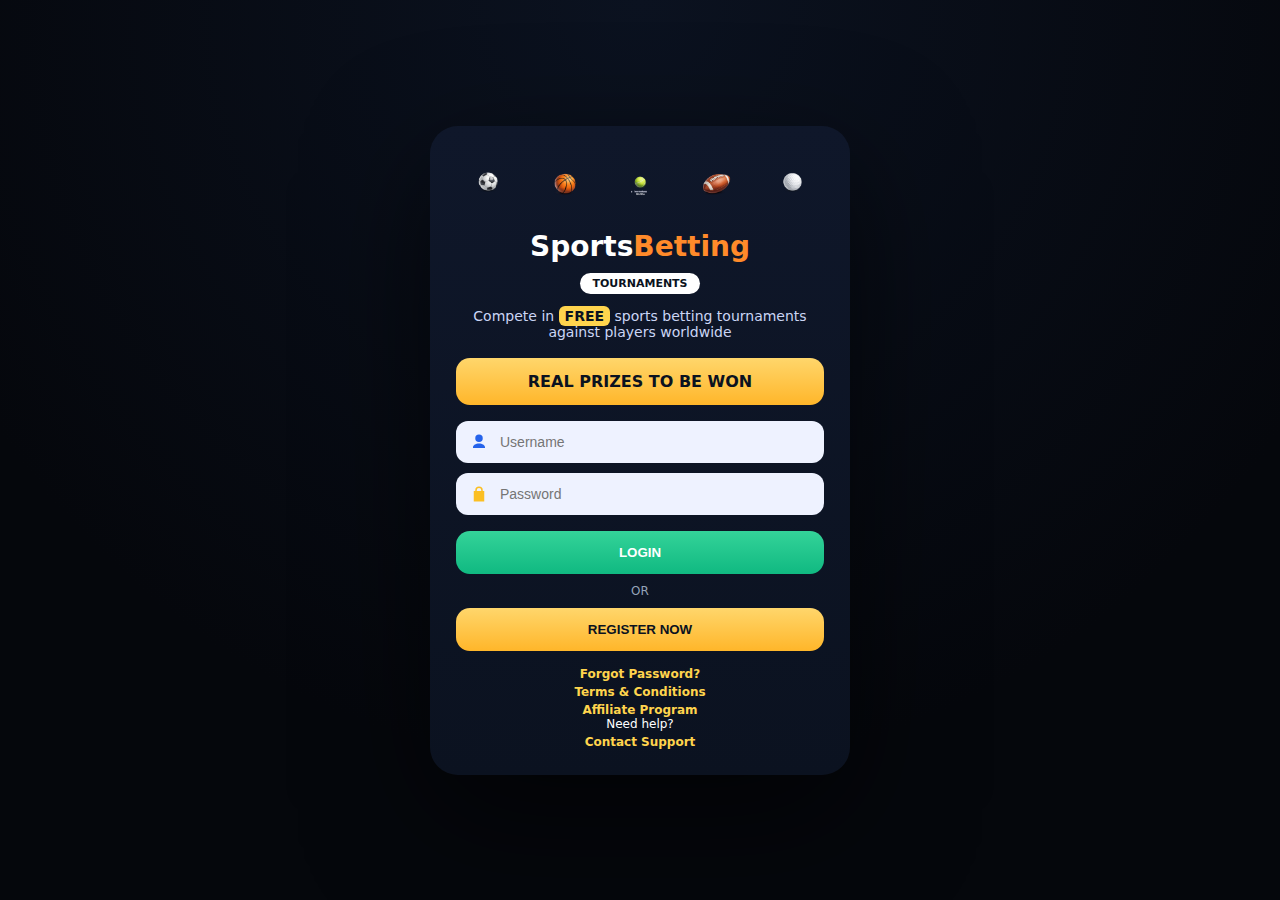
<file: index.html>
<!DOCTYPE html>
<html lang="en">
<head>
<meta charset="UTF-8" />
<title>Sports Betting – Tournaments</title>
<meta name="viewport" content="width=device-width, initial-scale=1" />

<style>
* { box-sizing: border-box; }

html, body {
  height: 100%;
  margin: 0;
  font-family: Inter, system-ui, -apple-system, BlinkMacSystemFont, sans-serif;
  background: radial-gradient(circle at top, #0b1220 0%, #05070c 70%);
  color: #ffffff;
}

.page {
  min-height: 100%;
  display: flex;
  align-items: center;
  justify-content: center;
  padding: 32px;
}

.card {
  width: 100%;
  max-width: 420px;
  background: linear-gradient(180deg, #0f172a, #0b1220);
  border-radius: 28px;
  padding: 28px 26px 26px;
  box-shadow: 0 40px 120px rgba(0,0,0,0.6);
  text-align: center;
}

/* =========================
   SPORTS ICONS (PNG)
========================= */
.sports-icons {
  display: flex;
  justify-content: center;
  gap: 16px;
  margin-bottom: 16px;
}

.sports-icons img {
  width: 60px;
  height: 60px;
  object-fit: contain;
  animation: bounce 1.6s ease-in-out infinite;
}

.sports-icons img:nth-child(1) { animation-delay: 0s; }
.sports-icons img:nth-child(2) { animation-delay: 0.12s; }
.sports-icons img:nth-child(3) { animation-delay: 0.24s; }
.sports-icons img:nth-child(4) { animation-delay: 0.36s; }
.sports-icons img:nth-child(5) { animation-delay: 0.48s; }

@keyframes bounce {
  0%, 100% { transform: translateY(0); }
  50% { transform: translateY(-10px); }
}

/* =========================
   HEADINGS
========================= */
h1 {
  margin: 6px 0 4px;
  font-size: 28px;
  font-weight: 800;
}

h1 span { color: #ff8a2a; }

.badge {
  display: inline-block;
  margin: 6px 0 14px;
  padding: 4px 12px;
  border-radius: 999px;
  background: #ffffff;
  color: #0b1220;
  font-size: 11px;
  font-weight: 700;
}

.subtitle {
  font-size: 14px;
  color: #cbd5f5;
  margin-bottom: 18px;
}

.subtitle strong {
  background: #ffd44d;
  color: #0b1220;
  padding: 2px 6px;
  border-radius: 6px;
}

.cta {
  background: linear-gradient(180deg, #ffd66b, #ffb62a);
  border-radius: 14px;
  padding: 14px;
  font-weight: 800;
  color: #0b1220;
  margin-bottom: 16px;
}

/* =========================
   INPUTS
========================= */
.field {
  background: #eef2ff;
  border-radius: 12px;
  padding: 12px 14px;
  margin-bottom: 10px;
  display: flex;
  align-items: center;
  gap: 10px;
}

.field svg {
  width: 18px;
  height: 18px;
  flex-shrink: 0;
}

.field input {
  border: none;
  outline: none;
  background: transparent;
  width: 100%;
  font-size: 14px;
}

/* =========================
   BUTTONS
========================= */
.btn {
  width: 100%;
  border-radius: 14px;
  padding: 14px;
  font-weight: 800;
  border: none;
}

.btn-login {
  background: linear-gradient(180deg, #34d399, #10b981);
  color: #ffffff;
  margin-top: 6px;
}

.or {
  font-size: 12px;
  color: #94a3b8;
  margin: 10px 0;
}

.btn-register {
  background: linear-gradient(180deg, #ffd66b, #ffb62a);
  color: #0b1220;
}

/* =========================
   FOOTER
========================= */
.footer {
  margin-top: 16px;
  font-size: 12px;
}

.footer a {
  display: block;
  color: #ffd44d;
  text-decoration: none;
  margin-top: 4px;
  font-weight: 600;
}

.footer span {
  color: #ffffff;
}
</style>
</head>

<body>
<div class="page">
  <div class="card">

    <div class="sports-icons">
      <img src="assets/icons/soccer.png" alt="Football">
      <img src="assets/icons/basketball.png" alt="Basketball">
      <img src="assets/icons/tennis.png" alt="Tennis">
      <img src="assets/icons/nfl.png" alt="NFL">
      <img src="assets/icons/golf.png" alt="Golf">
    </div>

    <h1>Sports<span>Betting</span></h1>
    <div class="badge">TOURNAMENTS</div>

    <div class="subtitle">
      Compete in <strong>FREE</strong> sports betting tournaments<br>
      against players worldwide
    </div>

    <div class="cta">REAL PRIZES TO BE WON</div>

    <!-- USERNAME -->
    <div class="field">
      <svg viewBox="0 0 24 24" fill="#2563eb">
        <path d="M12 12a5 5 0 100-10 5 5 0 000 10zm0 2c-4.4 0-8 2.2-8 5v1h16v-1c0-2.8-3.6-5-8-5z"/>
      </svg>
      <input type="text" placeholder="Username">
    </div>

    <!-- PASSWORD -->
    <div class="field">
      <svg viewBox="0 0 24 24" fill="#fbbf24">
        <path d="M17 8V7a5 5 0 00-10 0v1H5v14h14V8h-2zm-8-1a3 3 0 016 0v1H9V7z"/>
      </svg>
      <input type="password" placeholder="Password">
    </div>

    <button class="btn btn-login">LOGIN</button>

    <div class="or">OR</div>

    <button class="btn btn-register">REGISTER NOW</button>

    <div class="footer">
      <a href="#">Forgot Password?</a>
      <a href="#">Terms &amp; Conditions</a>
      <a href="#">Affiliate Program</a>
      <span>Need help?</span>
      <a href="#">Contact Support</a>
    </div>

  </div>
</div>
</body>
</html>
</file>
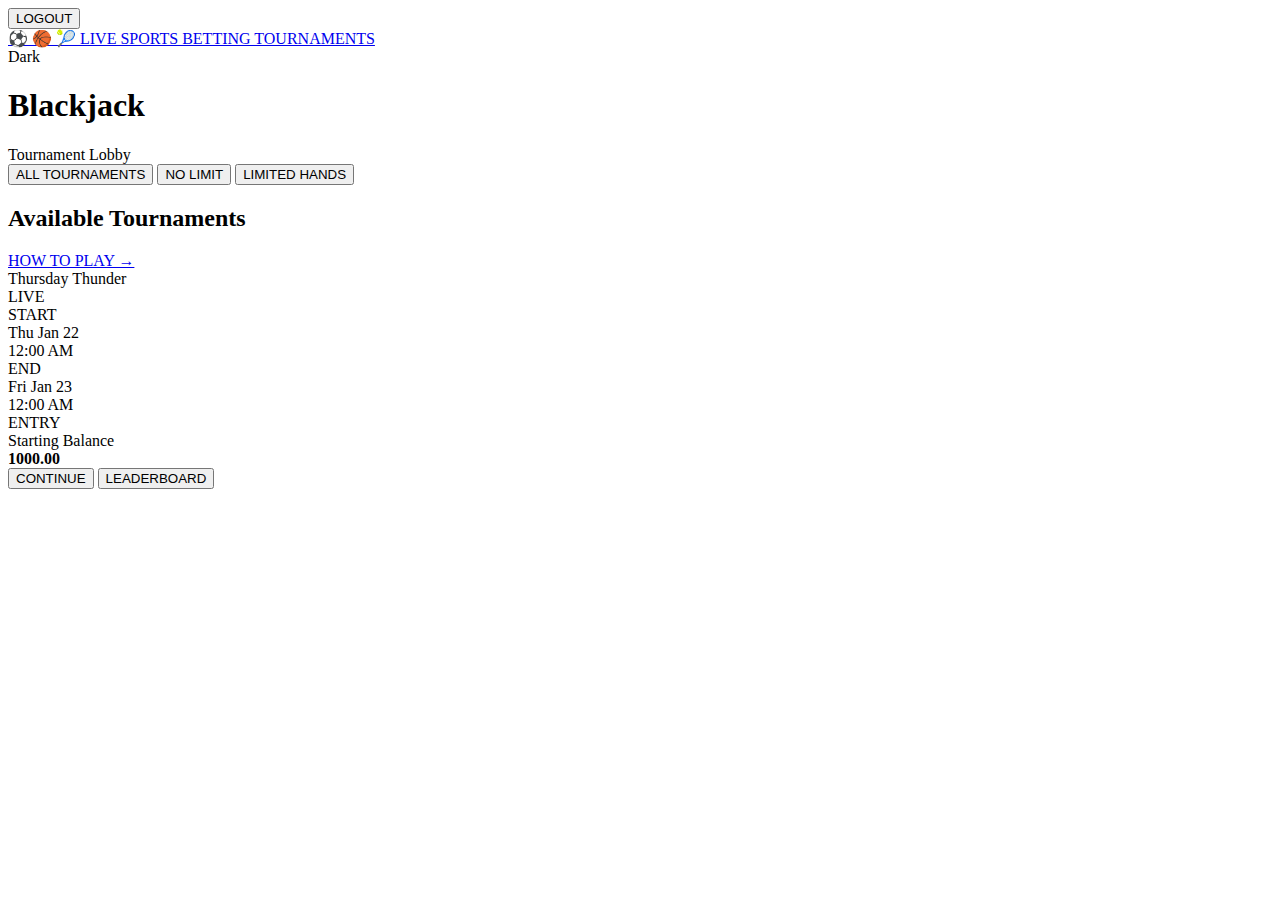
<file: index-live.html>
<!DOCTYPE html>
<html lang="en">
<head>
  <meta charset="UTF-8" />
  <title>Blackjack — Tournament Lobby</title>
  <meta name="viewport" content="width=device-width, initial-scale=1.0" />

  <!-- Shared tokens -->
  <link rel="stylesheet" href="design-tokens.css" />

  <!-- Blackjack layout -->
  <link rel="stylesheet" href="lobby.css" />
</head>

<body>

  <!-- ===================== TOP BAR ===================== -->
  <header class="topbar">

    <!-- LEFT -->
    <div class="topbar__left">
      <button class="logout">LOGOUT</button>
    </div>

    <!-- CENTER (LINK TO SPORTS) -->
    <div class="topbar__center">
      <a href="sports.html" class="topbar-link">
        ⚽ 🏀 🎾 LIVE SPORTS BETTING TOURNAMENTS
      </a>
    </div>

    <!-- RIGHT -->
    <div class="topbar__right">
      Dark
    </div>

  </header>

  <!-- ===================== MAIN ===================== -->
  <main class="wrap">

    <!-- TITLE -->
    <h1 class="page-title">
      Black<span class="jack-red">jack</span>
    </h1>
    <div class="subtitle">Tournament Lobby</div>

    <!-- FILTER TABS -->
    <div class="tabs">
      <button class="tab active">ALL TOURNAMENTS</button>
      <button class="tab">NO LIMIT</button>
      <button class="tab">LIMITED HANDS</button>
    </div>

    <!-- SECTION HEADER -->
    <div class="section-head">
      <h2>Available Tournaments</h2>
      <a href="#" class="howto">HOW TO PLAY →</a>
    </div>

    <!-- TOURNAMENT LIST -->
    <section class="card-list">

      <article class="card live">
        <div class="card-head">
          <div class="card-title">
            <span class="status-dot live"></span>
            Thursday Thunder
          </div>
          <span class="badge live">LIVE</span>
        </div>

        <div class="card-grid">
          <div>
            <div class="label">START</div>
            <div class="value">Thu Jan 22<br>12:00 AM</div>
          </div>

          <div>
            <div class="label">END</div>
            <div class="value">Fri Jan 23<br>12:00 AM</div>
          </div>

          <div>
            <div class="label">ENTRY</div>
            <div class="value">
              Starting Balance<br>
              <strong>1000.00</strong>
            </div>
          </div>
        </div>

        <div class="card-actions">
          <button class="btn btn-primary">CONTINUE</button>
          <button class="btn btn-secondary">LEADERBOARD</button>
        </div>
      </article>

    </section>

  </main>

</body>
</html>
</file>
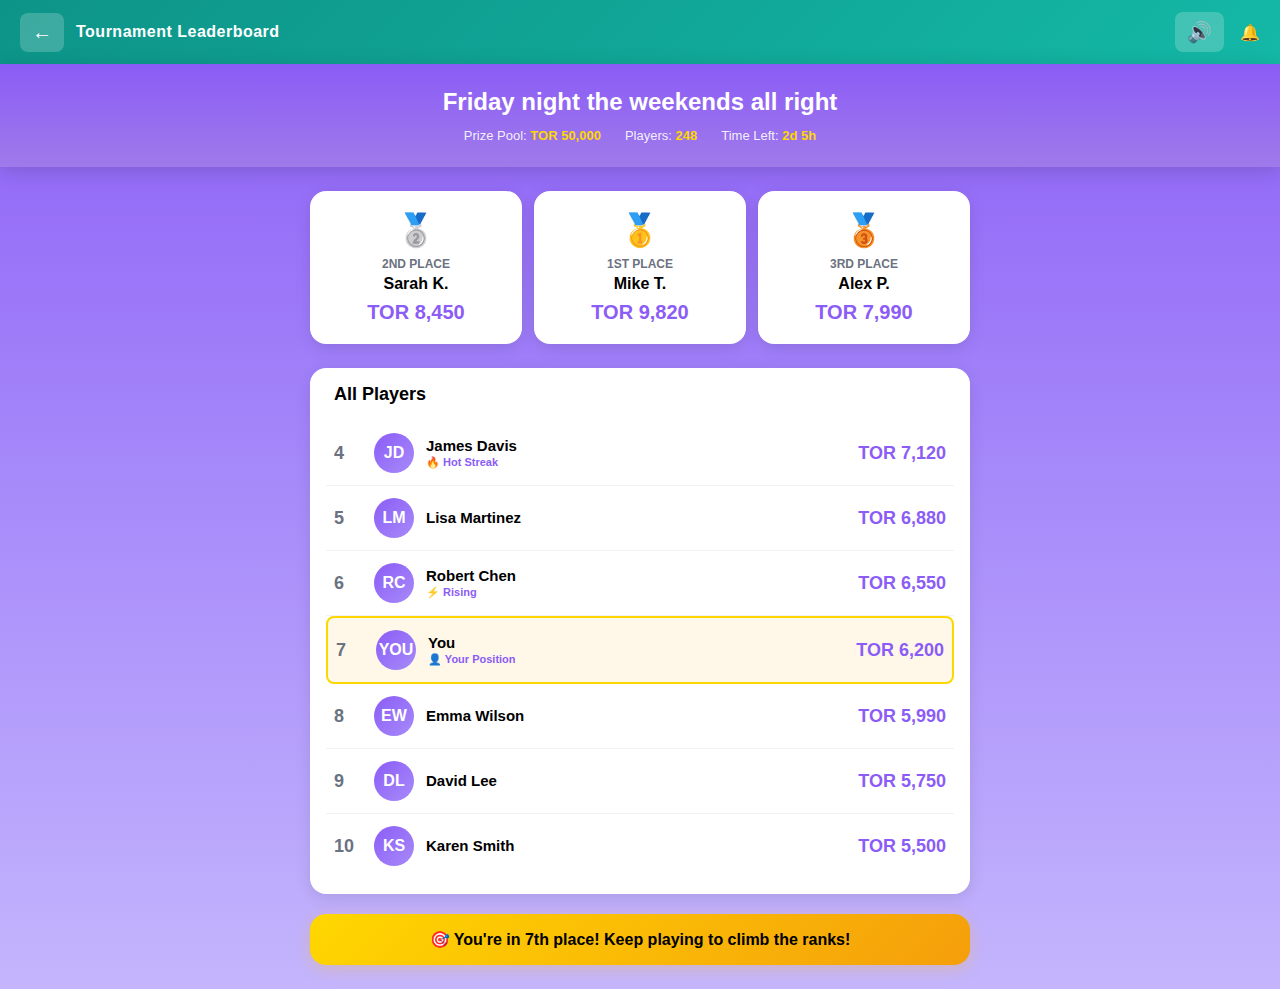
<file: leaderboard.html>
<!DOCTYPE html>
<html lang="en">
<head>
    <meta charset="UTF-8">
    <meta name="viewport" content="width=device-width, initial-scale=1.0">
    <title>Tournament Leaderboard</title>
    <style>
        * {
            margin: 0;
            padding: 0;
            box-sizing: border-box;
        }

        body {
            font-family: -apple-system, BlinkMacSystemFont, 'Segoe UI', Roboto, Oxygen, Ubuntu, Cantarell, sans-serif;
            min-height: 100vh;
            background: linear-gradient(180deg, #8b5cf6 0%, #a78bfa 50%, #c4b5fd 100%);
        }

        .sports-banner {
            background: linear-gradient(135deg, #0d9488 0%, #14b8a6 100%);
            padding: 12px 20px;
            display: flex;
            align-items: center;
            justify-content: space-between;
            box-shadow: 0 2px 10px rgba(0, 0, 0, 0.2);
        }

        .banner-left {
            display: flex;
            align-items: center;
            gap: 12px;
        }

        .back-button {
            background: rgba(255, 255, 255, 0.2);
            border: none;
            color: #ffffff;
            font-size: 20px;
            cursor: pointer;
            padding: 8px 12px;
            border-radius: 8px;
            transition: all 0.3s ease;
        }

        .back-button:hover {
            background: rgba(255, 255, 255, 0.3);
        }

        .banner-title {
            color: #ffffff;
            font-weight: 800;
            font-size: 16px;
            letter-spacing: 0.5px;
        }

        .banner-right {
            display: flex;
            align-items: center;
            gap: 16px;
        }

        .icon-button {
            background: rgba(255, 255, 255, 0.2);
            border: none;
            border-radius: 8px;
            padding: 8px 12px;
            cursor: pointer;
            font-size: 20px;
            transition: all 0.3s ease;
        }

        .icon-button:hover {
            background: rgba(255, 255, 255, 0.3);
            transform: scale(1.05);
        }

        .header-section {
            background: linear-gradient(180deg, #8b5cf6 0%, #9f7aea 100%);
            padding: 24px 20px;
            text-align: center;
            box-shadow: 0 4px 20px rgba(0, 0, 0, 0.15);
        }

        .tournament-name {
            color: #ffffff;
            font-size: 24px;
            font-weight: 900;
            margin-bottom: 12px;
        }

        .tournament-info {
            display: flex;
            justify-content: center;
            gap: 24px;
            flex-wrap: wrap;
        }

        .info-item {
            color: rgba(255, 255, 255, 0.9);
            font-size: 13px;
        }

        .info-value {
            font-weight: 800;
            color: #ffd700;
        }

        .main-content {
            padding: 24px 20px;
            max-width: 700px;
            margin: 0 auto;
        }

        .podium {
            display: grid;
            grid-template-columns: 1fr 1fr 1fr;
            gap: 12px;
            margin-bottom: 24px;
            align-items: flex-end;
        }

        .podium-card {
            background: #ffffff;
            border-radius: 16px;
            padding: 20px 12px;
            text-align: center;
            box-shadow: 0 4px 16px rgba(0, 0, 0, 0.1);
            position: relative;
        }

        .podium-card.first {
            order: 2;
        }

        .podium-card.second {
            order: 1;
        }

        .podium-card.third {
            order: 3;
        }

        .podium-medal {
            font-size: 32px;
            margin-bottom: 8px;
        }

        .podium-rank {
            font-size: 12px;
            font-weight: 700;
            color: #6b7280;
            margin-bottom: 4px;
        }

        .podium-name {
            font-size: 16px;
            font-weight: 800;
            color: #000000;
            margin-bottom: 8px;
        }

        .podium-score {
            font-size: 20px;
            font-weight: 900;
            color: #8b5cf6;
        }

        .leaderboard-list {
            background: #ffffff;
            border-radius: 16px;
            padding: 16px;
            box-shadow: 0 4px 16px rgba(0, 0, 0, 0.1);
        }

        .list-header {
            font-size: 18px;
            font-weight: 900;
            color: #000000;
            margin-bottom: 16px;
            padding: 0 8px;
        }

        .player-row {
            display: flex;
            align-items: center;
            padding: 12px 8px;
            border-bottom: 1px solid rgba(0, 0, 0, 0.05);
            transition: all 0.3s ease;
        }

        .player-row:last-child {
            border-bottom: none;
        }

        .player-row:hover {
            background: rgba(139, 92, 246, 0.05);
            border-radius: 8px;
        }

        .player-row.current-user {
            background: rgba(251, 191, 36, 0.1);
            border-radius: 8px;
            border: 2px solid #ffd700;
        }

        .player-rank {
            font-size: 18px;
            font-weight: 800;
            color: #6b7280;
            width: 40px;
            flex-shrink: 0;
        }

        .player-avatar {
            width: 40px;
            height: 40px;
            border-radius: 50%;
            background: linear-gradient(135deg, #8b5cf6, #a78bfa);
            display: flex;
            align-items: center;
            justify-content: center;
            color: #ffffff;
            font-weight: 800;
            margin-right: 12px;
            flex-shrink: 0;
        }

        .player-info {
            flex: 1;
        }

        .player-name {
            font-size: 15px;
            font-weight: 700;
            color: #000000;
            margin-bottom: 2px;
        }

        .player-badge {
            font-size: 11px;
            color: #8b5cf6;
            font-weight: 600;
        }

        .player-score {
            font-size: 18px;
            font-weight: 900;
            color: #8b5cf6;
        }

        .your-position {
            background: linear-gradient(135deg, #ffd700, #f59e0b);
            color: #000000;
            text-align: center;
            padding: 16px;
            border-radius: 16px;
            margin-top: 20px;
            font-weight: 800;
            box-shadow: 0 4px 16px rgba(251, 191, 36, 0.3);
        }

        @media (max-width: 600px) {
            .podium {
                gap: 8px;
            }

            .podium-card {
                padding: 16px 8px;
            }

            .podium-medal {
                font-size: 28px;
            }
        }
    </style>
</head>
<body>
    <div class="sports-banner">
        <div class="banner-left">
            <button class="back-button" onclick="window.history.back()">←</button>
            <div class="banner-title">Tournament Leaderboard</div>
        </div>
        <div class="banner-right">
            <button class="icon-button" onclick="toggleSound()" id="soundButton">🔊</button>
            <div>🔔</div>
        </div>
    </div>

    <div class="header-section">
        <div class="tournament-name">Friday night the weekends all right</div>
        <div class="tournament-info">
            <div class="info-item">Prize Pool: <span class="info-value">TOR 50,000</span></div>
            <div class="info-item">Players: <span class="info-value">248</span></div>
            <div class="info-item">Time Left: <span class="info-value">2d 5h</span></div>
        </div>
    </div>

    <div class="main-content">
        <div class="podium">
            <div class="podium-card second">
                <div class="podium-medal">🥈</div>
                <div class="podium-rank">2ND PLACE</div>
                <div class="podium-name">Sarah K.</div>
                <div class="podium-score">TOR 8,450</div>
            </div>
            
            <div class="podium-card first">
                <div class="podium-medal">🥇</div>
                <div class="podium-rank">1ST PLACE</div>
                <div class="podium-name">Mike T.</div>
                <div class="podium-score">TOR 9,820</div>
            </div>
            
            <div class="podium-card third">
                <div class="podium-medal">🥉</div>
                <div class="podium-rank">3RD PLACE</div>
                <div class="podium-name">Alex P.</div>
                <div class="podium-score">TOR 7,990</div>
            </div>
        </div>

        <div class="leaderboard-list">
            <div class="list-header">All Players</div>
            
            <div class="player-row">
                <div class="player-rank">4</div>
                <div class="player-avatar">JD</div>
                <div class="player-info">
                    <div class="player-name">James Davis</div>
                    <div class="player-badge">🔥 Hot Streak</div>
                </div>
                <div class="player-score">TOR 7,120</div>
            </div>

            <div class="player-row">
                <div class="player-rank">5</div>
                <div class="player-avatar">LM</div>
                <div class="player-info">
                    <div class="player-name">Lisa Martinez</div>
                </div>
                <div class="player-score">TOR 6,880</div>
            </div>

            <div class="player-row">
                <div class="player-rank">6</div>
                <div class="player-avatar">RC</div>
                <div class="player-info">
                    <div class="player-name">Robert Chen</div>
                    <div class="player-badge">⚡ Rising</div>
                </div>
                <div class="player-score">TOR 6,550</div>
            </div>

            <div class="player-row current-user">
                <div class="player-rank">7</div>
                <div class="player-avatar">YOU</div>
                <div class="player-info">
                    <div class="player-name">You</div>
                    <div class="player-badge">👤 Your Position</div>
                </div>
                <div class="player-score">TOR 6,200</div>
            </div>

            <div class="player-row">
                <div class="player-rank">8</div>
                <div class="player-avatar">EW</div>
                <div class="player-info">
                    <div class="player-name">Emma Wilson</div>
                </div>
                <div class="player-score">TOR 5,990</div>
            </div>

            <div class="player-row">
                <div class="player-rank">9</div>
                <div class="player-avatar">DL</div>
                <div class="player-info">
                    <div class="player-name">David Lee</div>
                </div>
                <div class="player-score">TOR 5,750</div>
            </div>

            <div class="player-row">
                <div class="player-rank">10</div>
                <div class="player-avatar">KS</div>
                <div class="player-info">
                    <div class="player-name">Karen Smith</div>
                </div>
                <div class="player-score">TOR 5,500</div>
            </div>
        </div>

        <div class="your-position">
            🎯 You're in 7th place! Keep playing to climb the ranks!
        </div>
    </div>

    <script>
        let soundOn = true;
        function toggleSound() {
            soundOn = !soundOn;
            document.getElementById('soundButton').textContent = soundOn ? '🔊' : '🔇';
        }
    </script>
</body>
</html>
</file>
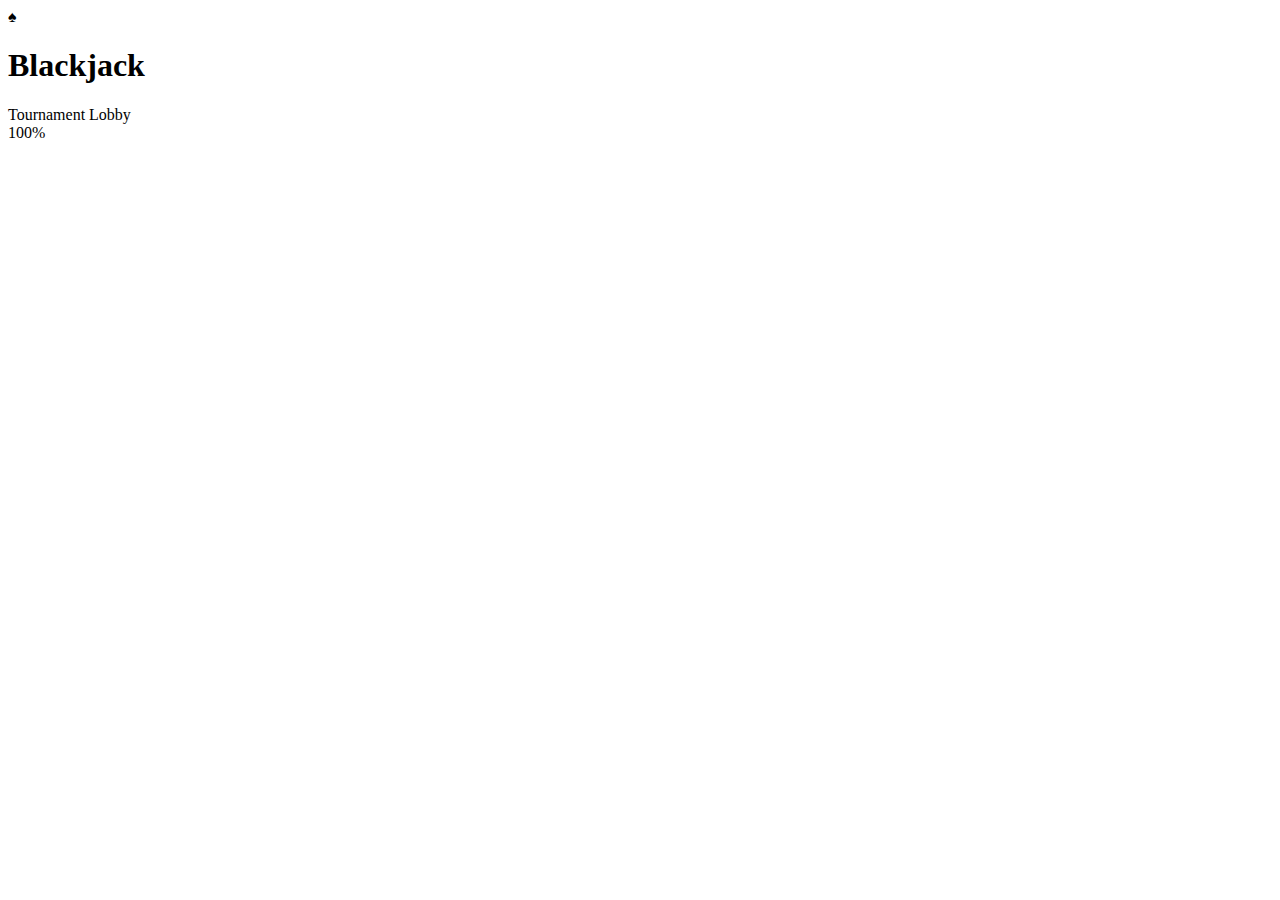
<file: loading.html>
<!DOCTYPE html>
<html lang="en" class="dark">
<head>
  <meta charset="UTF-8" />
  <meta name="viewport" content="width=device-width, initial-scale=1.0"/>
  <title>Blackjack — Tournament Loading</title>
  <link rel="stylesheet" href="loading.css" />
</head>

<body>
  <main class="loading-wrap">
    <div class="loading-card">

      <div class="card-back">
        <span class="suit">♠</span>
      </div>

      <h1 class="brand">
        <span class="brand__black">Black</span><span class="brand__accent">jack</span>
      </h1>

      <div class="pill">
        Tournament Lobby
      </div>

      <div class="progress">
        <div class="progress-bar" style="width: 100%"></div>
      </div>

      <div class="percent">100%</div>

    </div>
  </main>
</body>
</html>
</file>
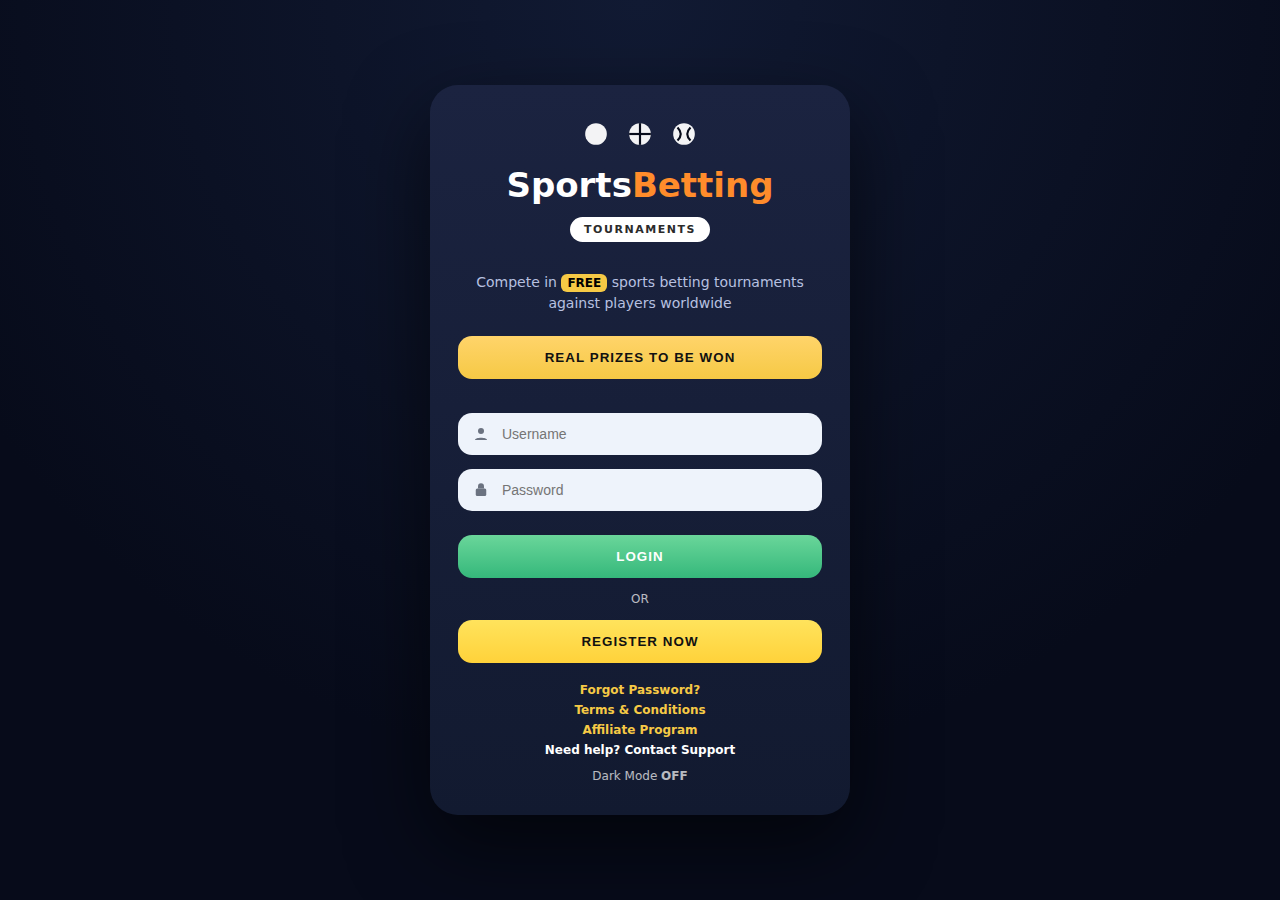
<file: sports-splash-CANARY.html>
<!-- FORCE PAGES REDEPLOY -->
<!DOCTYPE html>
<html lang="en">
<head>
  <meta charset="UTF-8" />
  <title>Sports Betting — Tournaments</title>
  <meta name="viewport" content="width=device-width, initial-scale=1" />

  <style>
    /* ===============================
       RESET / BASE
    ================================ */
    * { box-sizing: border-box; }
    html, body { height: 100%; margin: 0; }

    body {
      outline: 10px solid red; /* 🔴 CANARY — MUST BE VISIBLE */
      font-family: Inter, system-ui, -apple-system, sans-serif;
      background: radial-gradient(circle at top, #111a33, #070b1a 70%);
      color: #ffffff;
    }

    /* ===============================
       LAYOUT
    ================================ */
    .page {
      min-height: 100%;
      display: flex;
      align-items: center;
      justify-content: center;
      padding: 24px;
    }

    .card {
      width: 100%;
      max-width: 420px;
      background: linear-gradient(180deg, #1b2340, #121a30);
      border-radius: 28px;
      padding: 36px 28px 32px;
      box-shadow: 0 30px 80px rgba(0,0,0,.6);
      text-align: center;
    }

    /* ===============================
       TOP SPORTS ICONS
    ================================ */
    .icons {
      display: flex;
      justify-content: center;
      gap: 18px;
      margin-bottom: 18px;
    }

    .icons svg {
      width: 26px;
      height: 26px;
      fill: #ffffff;
      opacity: .95;
    }

    /* ===============================
       TYPOGRAPHY
    ================================ */
    .title {
      font-size: 34px;
      margin: 0;
      font-weight: 900;
    }

    .white { color: #ffffff; }
    .orange { color: #ff8c2b; }

    .pill {
      display: inline-block;
      margin: 12px 0 16px;
      padding: 6px 14px;
      background: #ffffff;
      color: #2b2b2b;
      border-radius: 999px;
      font-size: 11px;
      font-weight: 900;
      letter-spacing: .14em;
    }

    .subtitle {
      font-size: 14px;
      color: #b7c0e0;
      line-height: 1.5;
      margin-bottom: 22px;
    }

    .free {
      background: #f6c945;
      color: #000;
      padding: 2px 6px;
      border-radius: 6px;
      font-weight: 900;
      font-size: 12px;
    }

    /* ===============================
       BUTTONS
    ================================ */
    button {
      border: 0;
      cursor: pointer;
      font-weight: 900;
      letter-spacing: .08em;
    }

    .cta-primary {
      width: 100%;
      background: linear-gradient(180deg, #ffd46a, #f6c945);
      color: #111;
      padding: 14px;
      border-radius: 14px;
      margin-bottom: 24px;
    }

    .login {
      width: 100%;
      background: linear-gradient(180deg, #6ad69a, #35b87b);
      color: #ffffff;
      padding: 14px;
      border-radius: 14px;
      margin-top: 10px;
    }

    .register {
      width: 100%;
      background: linear-gradient(180deg, #ffe35c, #ffd23a);
      color: #111;
      padding: 14px;
      border-radius: 14px;
    }

    /* ===============================
       FORM
    ================================ */
    .form { margin-top: 10px; }

    .field {
      display: flex;
      align-items: center;
      background: #eef3fb;
      border-radius: 14px;
      padding: 12px 14px;
      margin-bottom: 14px;
    }

    .field input {
      border: 0;
      background: transparent;
      outline: none;
      font-size: 14px;
      flex: 1;
    }

    .field svg {
      width: 18px;
      height: 18px;
      fill: #6b7280;
      margin-right: 10px;
    }

    .or {
      margin: 14px 0;
      font-size: 12px;
      opacity: .7;
    }

    /* ===============================
       FOOTER
    ================================ */
    .footer {
      margin-top: 20px;
      font-size: 12px;
      display: flex;
      flex-direction: column;
      gap: 6px;
    }

    .footer a {
      color: #f6c945;
      text-decoration: none;
      font-weight: 700;
    }

    .footer .support {
      color: #ffffff;
    }

    .dark {
      margin-top: 6px;
      opacity: .7;
    }
  </style>
</head>

<body>

<main class="page">
<section class="card">

  <!-- TOP SPORTS ICONS -->
  <div class="icons">

    <!-- FOOTBALL -->
    <svg viewBox="0 0 24 24">
      <circle cx="12" cy="12" r="10"/>
      <polygon points="12,7 15,9 14,13 10,13 9,9"/>
    </svg>

    <!-- BASKETBALL -->
    <svg viewBox="0 0 24 24">
      <circle cx="12" cy="12" r="10"/>
      <path d="M12 2v20" stroke="#070b1a" stroke-width="2" fill="none"/>
      <path d="M2 12h20" stroke="#070b1a" stroke-width="2" fill="none"/>
    </svg>

    <!-- TENNIS BALL -->
    <svg viewBox="0 0 24 24">
      <circle cx="12" cy="12" r="10"/>
      <path d="M6 6c4 4 4 8 0 12" stroke="#070b1a" stroke-width="2" fill="none"/>
      <path d="M18 6c-4 4-4 8 0 12" stroke="#070b1a" stroke-width="2" fill="none"/>
    </svg>

  </div>

  <h1 class="title">
    <span class="white">Sports</span><span class="orange">Betting</span>
  </h1>

  <div class="pill">TOURNAMENTS</div>

  <p class="subtitle">
    Compete in <span class="free">FREE</span> sports betting tournaments<br>
    against players worldwide
  </p>

  <button class="cta-primary">REAL PRIZES TO BE WON</button>

  <form class="form">

    <div class="field">
      <svg viewBox="0 0 24 24">
        <circle cx="12" cy="8" r="4"/>
        <path d="M4 20c0-4 16-4 16 0"/>
      </svg>
      <input type="text" placeholder="Username">
    </div>

    <div class="field">
      <svg viewBox="0 0 24 24">
        <rect x="5" y="10" width="14" height="10" rx="2"/>
        <path d="M8 10V7a4 4 0 0 1 8 0v3"/>
      </svg>
      <input type="password" placeholder="Password">
    </div>

    <button class="login">LOGIN</button>

    <div class="or">OR</div>

    <button class="register">REGISTER NOW</button>

  </form>

  <div class="footer">
    <a href="#">Forgot Password?</a>
    <a href="#">Terms & Conditions</a>
    <a href="#">Affiliate Program</a>
    <a href="#" class="support">Need help? Contact Support</a>
    <div class="dark">Dark Mode <strong>OFF</strong></div>
  </div>

</section>
</main>

</body>
</html>
</file>
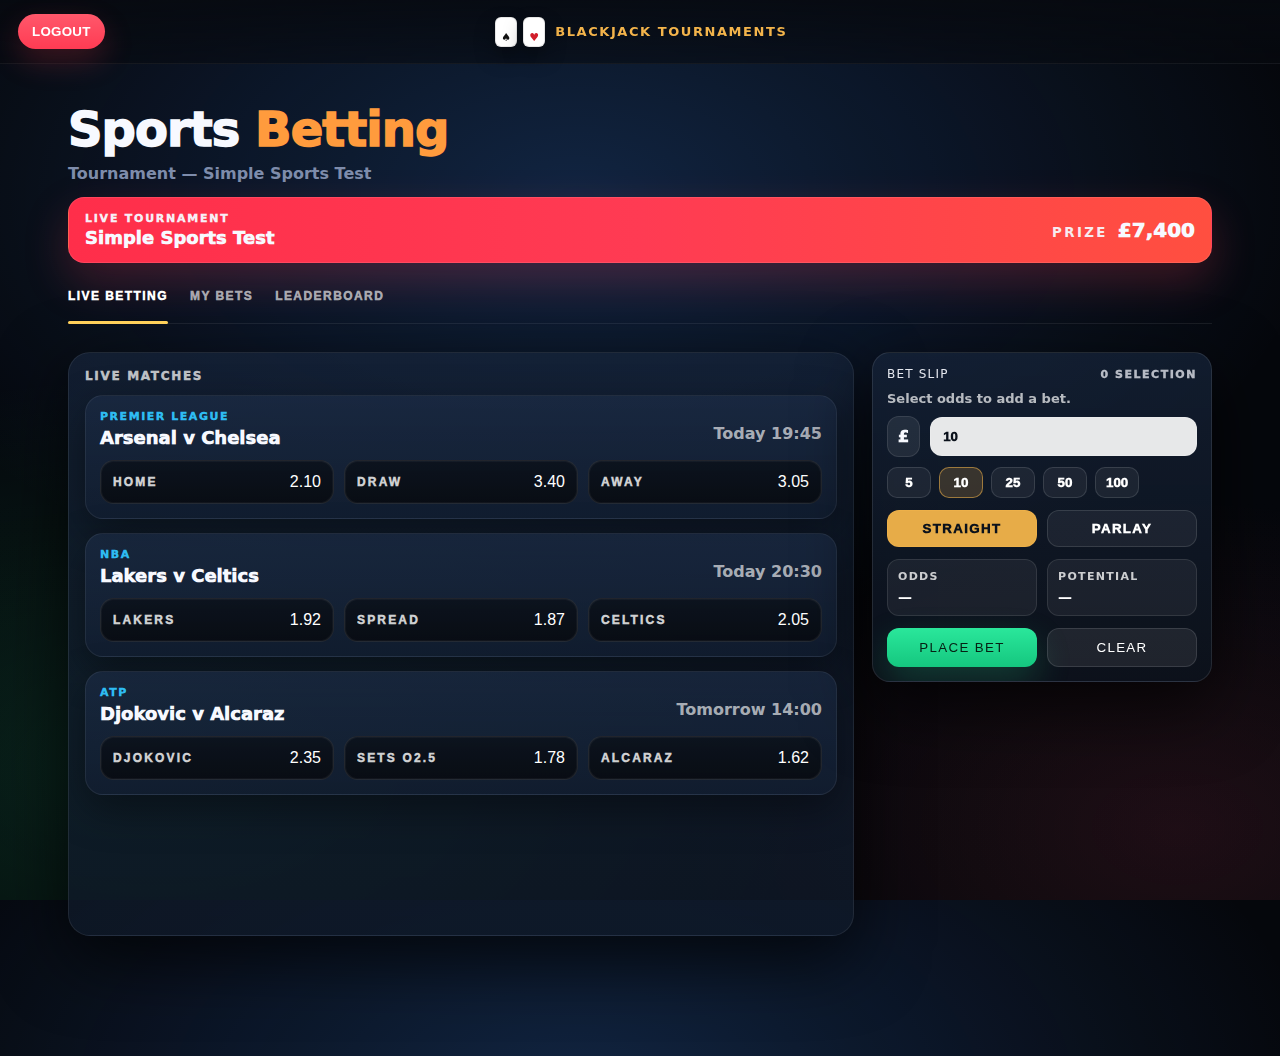
<file: sports-tournament.html>
<!DOCTYPE html>
<html lang="en">
<head>
  <meta charset="UTF-8" />
  <meta name="viewport" content="width=device-width, initial-scale=1" />
  <title>Sports Tournament — Live Betting / My Bets / Leaderboard</title>
  <style>
    :root{
      --bg:#05070c;
      --bg2:#0b111b;
      --panel:#0f1928;
      --panel2:#121f33;
      --card:#17263d;
      --card2:#1b2c46;
      --border:rgba(255,255,255,.08);
      --border2:rgba(255,255,255,.10);
      --text:#f7f9ff;
      --muted:#9fb0d0;
      --muted2:#7e8cab;

      --gold:#f3b44b;
      --orange:#ff9b3d;
      --blue:#30c6ff;
      --green:#28e08d;
      --red:#ff4d66;

      --shadow: 0 22px 70px rgba(0,0,0,.72);
      --radius: 18px;
      --radius2: 22px;
    }

    *{box-sizing:border-box}
    html,body{height:100%}
    body{
      margin:0;
      font-family: ui-sans-serif, system-ui, -apple-system, Segoe UI, Roboto, Helvetica, Arial, "Apple Color Emoji","Segoe UI Emoji";
      color:var(--text);
      background:
        radial-gradient(1200px 700px at 45% 22%, rgba(60,140,255,.22), transparent 62%),
        radial-gradient(1100px 650px at 12% 85%, rgba(43,255,153,.12), transparent 60%),
        radial-gradient(900px 600px at 92% 92%, rgba(255,85,119,.10), transparent 55%),
        linear-gradient(180deg, #05070c 0%, #05070c 55%, #04060a 100%);
      overflow-x:hidden;
    }

    /* ---------- TOP BAR ---------- */
    .topbar{
      position:sticky; top:0; z-index:50;
      height:64px;
      display:flex; align-items:center; justify-content:space-between;
      padding:0 18px;
      background: linear-gradient(180deg, rgba(7,10,16,.88), rgba(7,10,16,.55));
      backdrop-filter: blur(10px);
      border-bottom:1px solid rgba(255,255,255,.06);
    }
    .topbar-left{display:flex; align-items:center; gap:10px;}
    .btn-pill{
      border:0;
      padding:10px 14px;
      border-radius:999px;
      font-weight:800;
      letter-spacing:.02em;
      cursor:pointer;
      color:white;
      background: linear-gradient(180deg, #ff586b, #ff3b53);
      box-shadow: 0 12px 30px rgba(255,59,83,.22);
    }
    .btn-pill:active{transform: translateY(1px);}

    .topbar-center{
      display:flex; align-items:center; justify-content:center;
      gap:10px;
      flex:1;
      min-width:0;
    }
    .bj-link{
      display:flex; align-items:center; gap:10px;
      text-decoration:none;
      color:inherit;
      min-width:0;
      justify-content:center;
    }
    .card-icons{
      display:flex; gap:6px; align-items:center;
      flex:0 0 auto;
    }
    .mini-card{
      width:22px; height:30px;
      border-radius:6px;
      background:#fff;
      position:relative;
      box-shadow: 0 10px 20px rgba(0,0,0,.35);
      border:1px solid rgba(0,0,0,.10);
      overflow:hidden;
      transform: translateY(0);
      animation: floaty 2.6s ease-in-out infinite;
    }
    .mini-card:nth-child(2){animation-delay:.18s}
    @keyframes floaty{
      0%,100%{transform: translateY(0)}
      50%{transform: translateY(-2px)}
    }
    .mini-card .rank{
      position:absolute; left:5px; top:3px;
      font-weight:900; font-size:11px; line-height:1;
    }
    .mini-card .suit{
      position:absolute; left:5px; top:14px;
      font-size:11px; line-height:1;
    }
    .mini-card.spade .rank,.mini-card.spade .suit{color:#111}
    .mini-card.heart .rank,.mini-card.heart .suit{color:#d11d2a}

    .topbar-title{
      font-weight:900;
      letter-spacing:.12em;
      color:var(--gold);
      font-size:13px;
      white-space:nowrap;
    }

    /* tighten header spacing on mobile (cards too close to logout) */
    @media (max-width: 520px){
      .topbar{padding:0 12px;}
      .btn-pill{padding:9px 12px; font-size:13px;}
      .topbar-center{justify-content:flex-start;}
      .bj-link{justify-content:flex-start;}
      .card-icons{margin-left:6px;}
      .topbar-title{font-size:12px; letter-spacing:.11em;}
    }

    /* ---------- PAGE WRAP ---------- */
    .wrap{
      max-width:1180px;
      margin: 0 auto;
      padding: 22px 18px 120px;
    }

    .hero{
      padding: 18px 0 10px;
      display:flex;
      align-items:flex-start;
      justify-content:space-between;
      gap:22px;
    }
    .hero-left{flex:1; min-width:0;}
    .h1{
      margin:0;
      font-size:48px;
      line-height:1.05;
      letter-spacing:-.02em;
      font-weight:1000;
    }
    .h1 .sports{color:var(--text)}
    .h1 .betting{color:var(--orange)}
    .sub{
      margin:10px 0 0;
      color:var(--muted2);
      font-weight:650;
    }

    .live-banner{
      margin-top:14px;
      width:100%;
      border-radius:16px;
      padding: 14px 16px;
      background: linear-gradient(90deg, #ff2e4a, #ff3b53, #ff4f40);
      box-shadow: 0 18px 45px rgba(255,59,83,.22);
      border:1px solid rgba(255,255,255,.10);
      display:flex; align-items:center; justify-content:space-between;
      gap:12px;
    }
    .banner-left{min-width:0}
    .banner-kicker{
      display:block;
      font-weight:950;
      letter-spacing:.16em;
      font-size:11px;
      opacity:.95;
    }
    .banner-title{
      display:block;
      font-weight:1000;
      font-size:18px;
      margin-top:2px;
      white-space:nowrap;
      overflow:hidden;
      text-overflow:ellipsis;
    }
    .banner-right{
      display:flex; align-items:baseline; gap:10px;
      font-weight:1000;
      white-space:nowrap;
    }
    .banner-right small{
      opacity:.92;
      letter-spacing:.18em;
      font-weight:900;
    }
    .banner-right .prize{
      font-size:20px;
    }

    .tabs{
      margin-top:16px;
      display:flex;
      gap:22px;
      align-items:center;
      border-bottom:1px solid rgba(255,255,255,.08);
      padding-bottom:10px;
    }
    .tab{
      appearance:none;
      border:0;
      background:transparent;
      color:rgba(255,255,255,.65);
      font-weight:950;
      letter-spacing:.12em;
      font-size:12px;
      padding: 10px 0;
      cursor:pointer;
      position:relative;
    }
    .tab.active{color:#fff}
    .tab.active::after{
      content:"";
      position:absolute;
      left:0; right:0; bottom:-11px;
      height:3px;
      border-radius:6px;
      background: linear-gradient(90deg, #ffd05a, #ffd05a);
    }

    .content{
      margin-top:18px;
      display:grid;
      grid-template-columns: 1fr 340px;
      gap:18px;
      align-items:start;
    }

    /* ---------- PANELS ---------- */
    .panel{
      background: linear-gradient(180deg, rgba(22,36,58,.72), rgba(15,25,40,.78));
      border:1px solid rgba(255,255,255,.08);
      border-radius: var(--radius2);
      box-shadow: var(--shadow);
      overflow:hidden;
    }
    .panel-inner{padding:16px;}
    .panel-title{
      font-weight:1000;
      letter-spacing:.14em;
      font-size:12px;
      color:rgba(255,255,255,.72);
      margin:0 0 12px;
    }

    /* ---------- MATCH LIST ---------- */
    .match{
      border-radius: 18px;
      background: linear-gradient(180deg, rgba(28,44,70,.68), rgba(18,30,49,.78));
      border:1px solid rgba(255,255,255,.07);
      padding:14px;
      margin-bottom:14px;
      box-shadow: 0 14px 40px rgba(0,0,0,.40);
    }
    .match-head{
      display:flex; justify-content:space-between; gap:12px;
      align-items:flex-start;
      margin-bottom:12px;
    }
    .league{
      font-weight:1000;
      letter-spacing:.14em;
      font-size:11px;
      color:rgba(48,198,255,.95);
      margin-bottom:4px;
    }
    .fixture{
      font-weight:1000;
      font-size:18px;
      margin:0;
    }
    .time{
      color:rgba(255,255,255,.65);
      font-weight:800;
      white-space:nowrap;
      margin-top:14px;
    }

    .odds-row{
      display:grid;
      grid-template-columns: repeat(3, minmax(0, 1fr));
      gap:10px;
    }
    .odd-btn{
      width:100%;
      cursor:pointer;
      border-radius:14px;
      border:1px solid rgba(255,255,255,.10);
      background: linear-gradient(180deg, rgba(12,18,28,.9), rgba(8,12,18,.94));
      color:#fff;
      padding:12px 12px;
      display:flex;
      align-items:center;
      justify-content:space-between;
      gap:10px;
      box-shadow: inset 0 0 0 1px rgba(255,255,255,.04);
    }
    .odd-btn:active{transform: translateY(1px);}
    .odd-btn .label{
      font-weight:1000;
      letter-spacing:.18em;
      font-size:12px;
      opacity:.80;
    }
    .odd-btn .price{
      font-weight:1100;
      font-size:16px;
    }
    .odd-btn.selected{
      border-color: rgba(110,120,255,.55);
      background: linear-gradient(180deg, rgba(62,86,255,.28), rgba(20,26,46,.85));
      box-shadow: 0 0 0 2px rgba(110,120,255,.20);
    }

    /* ---------- MY BETS ---------- */
    .row{
      display:flex;
      justify-content:space-between;
      align-items:flex-start;
      gap:12px;
      padding:14px;
      border-radius:16px;
      background: linear-gradient(180deg, rgba(24,38,61,.70), rgba(16,26,42,.82));
      border:1px solid rgba(255,255,255,.07);
      margin-bottom:12px;
    }
    .row h4{
      margin:0 0 4px;
      font-size:14px;
      font-weight:1000;
    }
    .row p{
      margin:0;
      color:rgba(255,255,255,.70);
      font-weight:750;
      font-size:12px;
    }
    .pill{
      padding:7px 10px;
      border-radius:999px;
      font-weight:1000;
      font-size:11px;
      letter-spacing:.12em;
      border:1px solid rgba(255,255,255,.10);
      background: rgba(255,255,255,.06);
      white-space:nowrap;
      margin-top:2px;
    }
    .pill.live{color:#bfefff; border-color:rgba(48,198,255,.30); background:rgba(48,198,255,.10)}
    .pill.won{color:#bfffe6; border-color:rgba(40,224,141,.30); background:rgba(40,224,141,.10)}
    .pill.lost{color:#ffd0d7; border-color:rgba(255,77,102,.30); background:rgba(255,77,102,.10)}

    /* ---------- LEADERBOARD ---------- */
    .lb-row{
      display:flex;
      justify-content:space-between;
      align-items:center;
      gap:12px;
      padding:14px;
      border-radius:16px;
      background: linear-gradient(180deg, rgba(24,38,61,.70), rgba(16,26,42,.82));
      border:1px solid rgba(255,255,255,.07);
      margin-bottom:12px;
    }
    .lb-left strong{display:block; font-weight:1000; font-size:14px;}
    .lb-left span{display:block; margin-top:3px; color:rgba(255,255,255,.70); font-weight:800; font-size:12px;}
    .rank{
      min-width:42px;
      text-align:center;
      padding:9px 10px;
      border-radius:999px;
      font-weight:1100;
      background: rgba(255,255,255,.07);
      border:1px solid rgba(255,255,255,.10);
    }

    /* ---------- DESKTOP BETSLIP ---------- */
    .betslip{
      position:sticky;
      top: 82px;
      border-radius: 18px;
      background: linear-gradient(180deg, rgba(22,36,58,.72), rgba(12,18,28,.92));
      border:1px solid rgba(255,255,255,.10);
      box-shadow: var(--shadow);
      overflow:hidden;
    }
    .betslip-head{
      padding:14px 14px 10px;
      display:flex; align-items:center; justify-content:space-between;
      gap:10px;
    }
    .betslip-head .title{
      font-weight:1100;
      letter-spacing:.10em;
      font-size:12px;
      opacity:.92;
    }
    .betslip-head .count{
      font-weight:1000;
      letter-spacing:.14em;
      font-size:11px;
      opacity:.72;
    }
    .betslip-body{padding:0 14px 14px;}
    .helper{color:rgba(255,255,255,.70); font-weight:800; font-size:13px; margin:0 0 10px;}
    .stake-input{
      display:flex; align-items:center; gap:10px;
      margin-bottom:10px;
    }
    .stake-input .cur{
      font-weight:1000;
      padding:10px 10px;
      border-radius:12px;
      background:rgba(255,255,255,.08);
      border:1px solid rgba(255,255,255,.10);
    }
    .stake-input input{
      flex:1;
      border-radius:12px;
      border:1px solid rgba(255,255,255,.12);
      background: rgba(255,255,255,.90);
      color:#0b111b;
      padding:11px 12px;
      font-weight:1000;
      outline:none;
    }

    .presets{
      display:flex; gap:8px; flex-wrap:wrap;
      margin-bottom:12px;
    }
    .preset{
      border:1px solid rgba(255,255,255,.12);
      background: rgba(255,255,255,.06);
      color:#fff;
      border-radius:10px;
      padding:7px 10px;
      font-weight:1000;
      cursor:pointer;
      min-width:44px;
      text-align:center;
    }
    .preset.active{
      border-color: rgba(243,180,75,.55);
      background: rgba(243,180,75,.18);
    }

    .mode-row{
      display:grid;
      grid-template-columns: 1fr 1fr;
      gap:10px;
      margin-bottom:12px;
    }
    .mode-btn{
      border:1px solid rgba(255,255,255,.12);
      background: rgba(255,255,255,.06);
      color:#fff;
      border-radius:12px;
      padding:10px 12px;
      font-weight:1000;
      letter-spacing:.10em;
      cursor:pointer;
    }
    .mode-btn.active{
      background: rgba(243,180,75,.95);
      color:#0b111b;
      border-color: rgba(243,180,75,.55);
    }

    .kv{
      display:grid;
      grid-template-columns:1fr 1fr;
      gap:10px;
      margin-bottom:12px;
    }
    .kv .box{
      border-radius:12px;
      border:1px solid rgba(255,255,255,.10);
      background: rgba(255,255,255,.06);
      padding:10px 10px;
      font-weight:900;
      color:rgba(255,255,255,.78);
      letter-spacing:.12em;
      font-size:11px;
    }
    .kv .box strong{
      display:block;
      margin-top:6px;
      font-size:14px;
      letter-spacing:0;
      color:#fff;
    }

    .actions{
      display:grid;
      grid-template-columns: 1fr 1fr;
      gap:10px;
    }
    .cta{
      border:0;
      border-radius:12px;
      padding:11px 12px;
      font-weight:1100;
      letter-spacing:.10em;
      cursor:pointer;
    }
    .cta.place{
      background: linear-gradient(180deg, #2ae79b, #15c77f);
      color:#062114;
      box-shadow: 0 14px 35px rgba(40,224,141,.22);
    }
    .cta.clear{
      background: rgba(255,255,255,.08);
      color:#fff;
      border:1px solid rgba(255,255,255,.12);
    }

    /* ---------- SECTION SWITCHING ---------- */
    .section{display:none;}
    .section.active{display:block;}

    /* ---------- MOBILE LAYOUT ---------- */
    @media (max-width: 980px){
      .content{grid-template-columns:1fr;}
      .betslip{display:none;} /* replaced by bottom sheet */
      .h1{font-size:42px;}
    }
    @media (max-width: 520px){
      .wrap{padding: 16px 12px 160px;}
      .h1{font-size:42px;}
      .sub{font-size:14px;}
      .tabs{gap:18px;}
      .live-banner{padding:12px 12px;}
      .banner-title{font-size:16px;}
      .banner-right .prize{font-size:18px;}
      .odds-row{grid-template-columns:1fr; gap:10px;}
      .odd-btn{padding:14px 14px;}
      .fixture{font-size:18px;}
    }

    /* ---------- MOBILE BETSLIP BOTTOM SHEET ---------- */
    .sheet-wrap{
      position:fixed;
      left:0; right:0; bottom:0;
      z-index:90;
      display:none;
      pointer-events:none;
    }
    .sheet{
      margin: 0 auto;
      width: min(980px, 100%);
      pointer-events:auto;
      border-top-left-radius: 22px;
      border-top-right-radius: 22px;
      border:1px solid rgba(255,255,255,.10);
      border-bottom:0;
      box-shadow: 0 -18px 55px rgba(0,0,0,.70);
      /* IMPORTANT: solid (not transparent) */
      background: linear-gradient(180deg, rgba(10,14,22,1), rgba(8,12,18,1));
      overflow:hidden;
      transform: translateY(calc(100% - var(--peek, 74px)));
      transition: transform .22s ease;
    }
    .sheet.open{transform: translateY(0);}
    .sheet-bar{
      height: 16px;
      display:flex;
      align-items:center;
      justify-content:center;
      background: rgba(255,255,255,.04);
      border-bottom:1px solid rgba(255,255,255,.08);
    }
    .grab{
      width:46px; height:4px;
      border-radius:999px;
      background: rgba(255,255,255,.25);
    }
    .sheet-head{
      display:flex;
      align-items:center;
      justify-content:space-between;
      gap:10px;
      padding: 12px 12px 10px;
      background: rgba(255,255,255,.03);
      border-bottom:1px solid rgba(255,255,255,.06);
    }
    .sheet-head .left{
      display:flex; align-items:center; gap:10px;
      min-width:0;
    }
    .sheet-title{
      font-weight:1100;
      letter-spacing:.14em;
      font-size:12px;
      opacity:.92;
      white-space:nowrap;
    }
    .sheet-sub{
      font-weight:1000;
      font-size:12px;
      color:rgba(255,255,255,.72);
      white-space:nowrap;
    }
    .sheet-head .right{
      display:flex; gap:10px; align-items:center;
      white-space:nowrap;
    }
    .mini-btn{
      border:1px solid rgba(255,255,255,.12);
      background: rgba(255,255,255,.06);
      color:#fff;
      border-radius:12px;
      padding:10px 12px;
      font-weight:1000;
      letter-spacing:.12em;
      cursor:pointer;
    }
    .mini-btn.primary{
      background: rgba(255,255,255,.10);
    }

    .sheet-body{
      padding: 12px 12px 16px;
    }

    /* overlay that locks page when sheet open (optional, but prevents "can’t scroll matches" bugs) */
    .overlay{
      position:fixed;
      inset:0;
      background: rgba(0,0,0,.55);
      backdrop-filter: blur(2px);
      z-index:80;
      display:none;
    }
    .overlay.show{display:block;}

    /* show bottom sheet only on mobile/tablet */
    @media (max-width: 980px){
      .sheet-wrap{display:block;}
    }

    /* keep content accessible above peek bar */
    .pad-for-sheet{
      padding-bottom: 110px;
    }

    /* small utilities */
    .sr-only{
      position:absolute; width:1px; height:1px; padding:0; margin:-1px; overflow:hidden; clip:rect(0,0,0,0); white-space:nowrap; border:0;
    }
  </style>
</head>

<body>
  <!-- TOP BAR -->
  <header class="topbar">
    <div class="topbar-left">
      <button class="btn-pill" id="logoutBtn" type="button">LOGOUT</button>
    </div>

    <div class="topbar-center">
      <a class="bj-link" href="index.html" aria-label="Go to Blackjack Tournaments">
        <span class="card-icons" aria-hidden="true">
          <span class="mini-card spade" aria-hidden="true">
            <span class="rank">A</span><span class="suit">♠</span>
          </span>
          <span class="mini-card heart" aria-hidden="true">
            <span class="rank">J</span><span class="suit">♥</span>
          </span>
        </span>
        <span class="topbar-title">BLACKJACK TOURNAMENTS</span>
      </a>
    </div>

    <div style="width:84px;"></div>
  </header>

  <div class="wrap">
    <!-- HERO -->
    <section class="hero">
      <div class="hero-left">
        <h1 class="h1">
          <span class="sports">Sports</span> <span class="betting">Betting</span>
        </h1>
        <div class="sub">Tournament — Simple Sports Test</div>

        <div class="live-banner" role="region" aria-label="Tournament summary">
          <div class="banner-left">
            <span class="banner-kicker">LIVE TOURNAMENT</span>
            <span class="banner-title">Simple Sports Test</span>
          </div>
          <div class="banner-right">
            <small>PRIZE</small>
            <span class="prize">£7,400</span>
          </div>
        </div>

        <div class="tabs" role="tablist" aria-label="Tournament navigation">
          <button class="tab active" type="button" data-tab="live" role="tab" aria-selected="true">LIVE BETTING</button>
          <button class="tab" type="button" data-tab="bets" role="tab" aria-selected="false">MY BETS</button>
          <button class="tab" type="button" data-tab="lb" role="tab" aria-selected="false">LEADERBOARD</button>
        </div>
      </div>
    </section>

    <!-- CONTENT -->
    <section class="content">
      <div class="panel pad-for-sheet">
        <div class="panel-inner">
          <!-- LIVE BETTING -->
          <div class="section active" id="tab-live" role="tabpanel">
            <h3 class="panel-title">LIVE MATCHES</h3>

            <div class="match" data-match="ars-che" data-league="Premier League" data-fixture="Arsenal v Chelsea" data-when="Today 19:45">
              <div class="match-head">
                <div>
                  <div class="league">PREMIER LEAGUE</div>
                  <p class="fixture">Arsenal v Chelsea</p>
                </div>
                <div class="time">Today 19:45</div>
              </div>
              <div class="odds-row">
                <button class="odd-btn" type="button" data-pick="HOME" data-odds="2.10">
                  <span class="label">HOME</span><span class="price">2.10</span>
                </button>
                <button class="odd-btn" type="button" data-pick="DRAW" data-odds="3.40">
                  <span class="label">DRAW</span><span class="price">3.40</span>
                </button>
                <button class="odd-btn" type="button" data-pick="AWAY" data-odds="3.05">
                  <span class="label">AWAY</span><span class="price">3.05</span>
                </button>
              </div>
            </div>

            <div class="match" data-match="lak-cel" data-league="NBA" data-fixture="Lakers v Celtics" data-when="Today 20:30">
              <div class="match-head">
                <div>
                  <div class="league">NBA</div>
                  <p class="fixture">Lakers v Celtics</p>
                </div>
                <div class="time">Today 20:30</div>
              </div>
              <div class="odds-row">
                <button class="odd-btn" type="button" data-pick="LAKERS" data-odds="1.92">
                  <span class="label">LAKERS</span><span class="price">1.92</span>
                </button>
                <button class="odd-btn" type="button" data-pick="SPREAD" data-odds="1.87">
                  <span class="label">SPREAD</span><span class="price">1.87</span>
                </button>
                <button class="odd-btn" type="button" data-pick="CELTICS" data-odds="2.05">
                  <span class="label">CELTICS</span><span class="price">2.05</span>
                </button>
              </div>
            </div>

            <div class="match" data-match="djo-alc" data-league="ATP" data-fixture="Djokovic v Alcaraz" data-when="Tomorrow 14:00">
              <div class="match-head">
                <div>
                  <div class="league">ATP</div>
                  <p class="fixture">Djokovic v Alcaraz</p>
                </div>
                <div class="time">Tomorrow 14:00</div>
              </div>
              <div class="odds-row">
                <button class="odd-btn" type="button" data-pick="DJOKOVIC" data-odds="2.35">
                  <span class="label">DJOKOVIC</span><span class="price">2.35</span>
                </button>
                <button class="odd-btn" type="button" data-pick="SETS O2.5" data-odds="1.78">
                  <span class="label">SETS O2.5</span><span class="price">1.78</span>
                </button>
                <button class="odd-btn" type="button" data-pick="ALCARAZ" data-odds="1.62">
                  <span class="label">ALCARAZ</span><span class="price">1.62</span>
                </button>
              </div>
            </div>
          </div>

          <!-- MY BETS -->
          <div class="section" id="tab-bets" role="tabpanel">
            <h3 class="panel-title">MY BETS</h3>

            <div class="row">
              <div>
                <h4>Arsenal v Chelsea — HOME</h4>
                <p>Stake £25 • Odds 2.10 • Potential £52.50</p>
              </div>
              <span class="pill live">LIVE</span>
            </div>

            <div class="row">
              <div>
                <h4>Lakers v Celtics — LAKERS</h4>
                <p>Stake £10 • Odds 1.92 • Potential £19.20</p>
              </div>
              <span class="pill won">WON</span>
            </div>

            <div class="row">
              <div>
                <h4>Djokovic v Alcaraz — ALCARAZ</h4>
                <p>Stake £50 • Odds 1.62 • Potential £81.00</p>
              </div>
              <span class="pill lost">LOST</span>
            </div>
          </div>

          <!-- LEADERBOARD -->
          <div class="section" id="tab-lb" role="tabpanel">
            <h3 class="panel-title">LEADERBOARD</h3>

            <div class="lb-row">
              <div class="lb-left">
                <strong>JR</strong>
                <span>Return £7,112 • Bets 14</span>
              </div>
              <div class="rank">#1</div>
            </div>

            <div class="lb-row">
              <div class="lb-left">
                <strong>Player_221</strong>
                <span>Return £6,980 • Bets 13</span>
              </div>
              <div class="rank">#2</div>
            </div>

            <div class="lb-row">
              <div class="lb-left">
                <strong>OddyOne</strong>
                <span>Return £6,540 • Bets 12</span>
              </div>
              <div class="rank">#3</div>
            </div>
          </div>
        </div>
      </div>

      <!-- DESKTOP BETSLIP -->
      <aside class="betslip" aria-label="Bet slip (desktop)">
        <div class="betslip-head">
          <div class="title">BET SLIP</div>
          <div class="count"><span id="deskSelCount">0</span> SELECTION</div>
        </div>
        <div class="betslip-body">
          <p class="helper" id="deskHelper">Select odds to add a bet.</p>

          <div class="stake-input">
            <div class="cur">£</div>
            <input id="deskStake" inputmode="decimal" type="number" min="0" step="1" value="10" aria-label="Stake amount" />
          </div>

          <div class="presets" id="deskPresets" aria-label="Stake presets">
            <button class="preset" type="button" data-val="5">5</button>
            <button class="preset active" type="button" data-val="10">10</button>
            <button class="preset" type="button" data-val="25">25</button>
            <button class="preset" type="button" data-val="50">50</button>
            <button class="preset" type="button" data-val="100">100</button>
          </div>

          <div class="mode-row" aria-label="Bet type">
            <button class="mode-btn active" type="button" data-mode="STRAIGHT">STRAIGHT</button>
            <button class="mode-btn" type="button" data-mode="PARLAY">PARLAY</button>
          </div>

          <div class="kv">
            <div class="box">ODDS<strong id="deskOdds">—</strong></div>
            <div class="box">POTENTIAL<strong id="deskPotential">—</strong></div>
          </div>

          <div class="actions">
            <button class="cta place" id="deskPlace" type="button">PLACE BET</button>
            <button class="cta clear" id="deskClear" type="button">CLEAR</button>
          </div>
        </div>
      </aside>
    </section>
  </div>

  <!-- MOBILE OVERLAY + BOTTOM SHEET -->
  <div class="overlay" id="overlay"></div>

  <div class="sheet-wrap" aria-label="Bet slip (mobile)">
    <div class="sheet" id="sheet" style="--peek: 78px;">
      <div class="sheet-bar"><div class="grab"></div></div>

      <div class="sheet-head">
        <div class="left">
          <div class="sheet-title">BET SLIP</div>
          <div class="sheet-sub"><span id="mobSelCount">0</span> SELECTION</div>
        </div>
        <div class="right">
          <button class="mini-btn primary" id="sheetToggle" type="button">OPEN</button>
          <button class="mini-btn" id="sheetClose" type="button">CLOSE</button>
        </div>
      </div>

      <div class="sheet-body">
        <p class="helper" id="mobHelper">Select odds to add a bet.</p>

        <div class="stake-input">
          <div class="cur">£</div>
          <input id="mobStake" inputmode="decimal" type="number" min="0" step="1" value="10" aria-label="Stake amount" />
        </div>

        <!-- stake presets (ALWAYS visible on mobile) -->
        <div class="presets" id="mobPresets" aria-label="Stake presets">
          <button class="preset" type="button" data-val="5">5</button>
          <button class="preset active" type="button" data-val="10">10</button>
          <button class="preset" type="button" data-val="25">25</button>
          <button class="preset" type="button" data-val="50">50</button>
          <button class="preset" type="button" data-val="100">100</button>
        </div>

        <div class="mode-row" aria-label="Bet type">
          <button class="mode-btn active" type="button" data-mode="STRAIGHT" data-mobile="1">STRAIGHT</button>
          <button class="mode-btn" type="button" data-mode="PARLAY" data-mobile="1">PARLAY</button>
        </div>

        <div class="kv">
          <div class="box">ODDS<strong id="mobOdds">—</strong></div>
          <div class="box">POTENTIAL<strong id="mobPotential">—</strong></div>
        </div>

        <div class="actions">
          <button class="cta place" id="mobPlace" type="button">PLACE BET</button>
          <button class="cta clear" id="mobClear" type="button">CLEAR</button>
        </div>
      </div>
    </div>
  </div>

  <script>
    /***********************
     * STATE
     ***********************/
    const state = {
      mode: "STRAIGHT",     // STRAIGHT | PARLAY
      selection: null,      // { matchKey, fixture, pick, odds }
      stake: 10
    };

    /***********************
     * TAB SWITCHING
     ***********************/
    const tabs = Array.from(document.querySelectorAll(".tab"));
    const sections = {
      live: document.getElementById("tab-live"),
      bets: document.getElementById("tab-bets"),
      lb:   document.getElementById("tab-lb"),
    };

    function setActiveTab(key){
      tabs.forEach(t=>{
        const is = t.dataset.tab === key;
        t.classList.toggle("active", is);
        t.setAttribute("aria-selected", is ? "true" : "false");
      });
      Object.entries(sections).forEach(([k, el])=>{
        el.classList.toggle("active", k === key);
      });

      // If mobile sheet is open while navigating, keep it open only as "peek" unless user opened it explicitly.
      // (This avoids covering Leaderboard / My Bets on mobile.)
      collapseSheet();
      updateSheetButtons();
    }

    tabs.forEach(t=>t.addEventListener("click", ()=>setActiveTab(t.dataset.tab)));

    /***********************
     * BETSLIP: common helpers
     ***********************/
    const fmtMoney = (n) => {
      if (!isFinite(n)) return "—";
      return "£" + (Math.round(n * 100) / 100).toLocaleString(undefined, {minimumFractionDigits:0, maximumFractionDigits:2});
    };
    const fmtOdds = (n) => {
      if (!isFinite(n)) return "—";
      return (Math.round(n * 100) / 100).toFixed(2);
    };

    function calcPotential(){
      if (!state.selection) return NaN;
      const odds = Number(state.selection.odds);
      const stake = Number(state.stake);
      if (!isFinite(odds) || !isFinite(stake)) return NaN;

      // Simple placeholder math:
      // Straight: stake * odds
      // Parlay:   stake * odds (still, because we only store 1 selection in this demo)
      return stake * odds;
    }

    function setSelection(matchEl, oddBtn){
      // clear selected class across all odds buttons
      document.querySelectorAll(".odd-btn.selected").forEach(b=>b.classList.remove("selected"));
      oddBtn.classList.add("selected");

      const fixture = matchEl.dataset.fixture || "Match";
      const matchKey = matchEl.dataset.match || "m";
      const pick = oddBtn.dataset.pick;
      const odds = oddBtn.dataset.odds;

      state.selection = { matchKey, fixture, pick, odds };

      // After selecting, on mobile: show sheet in PEEK mode (retreat behaviour).
      // User can OPEN it if they want. This solves "can’t get rid of it to make another bet".
      showSheet();      // ensure present
      collapseSheet();  // retreat by default
      updateSheetButtons();

      renderAll();
    }

    function clearSelection(){
      state.selection = null;
      document.querySelectorAll(".odd-btn.selected").forEach(b=>b.classList.remove("selected"));
      renderAll();
    }

    function placeBet(){
      if (!state.selection){
        alert("Select odds first.");
        return;
      }
      alert(`Bet placed (demo)\n\n${state.mode}\n${state.selection.fixture} — ${state.selection.pick}\nOdds: ${state.selection.odds}\nStake: £${state.stake}\nPotential: ${fmtMoney(calcPotential())}`);
      // Keep selection in demo, but collapse on mobile so user can keep browsing
      collapseSheet();
      updateSheetButtons();
    }

    /***********************
     * WIRES: odds selection
     ***********************/
    document.querySelectorAll(".match").forEach(match=>{
      match.querySelectorAll(".odd-btn").forEach(btn=>{
        btn.addEventListener("click", ()=> setSelection(match, btn));
      });
    });

    /***********************
     * DESKTOP BETSLIP WIRES
     ***********************/
    const deskStake = document.getElementById("deskStake");
    const deskPresets = document.getElementById("deskPresets");
    const deskOdds = document.getElementById("deskOdds");
    const deskPotential = document.getElementById("deskPotential");
    const deskSelCount = document.getElementById("deskSelCount");
    const deskHelper = document.getElementById("deskHelper");

    const deskModeButtons = Array.from(document.querySelectorAll(".mode-row .mode-btn")).filter(b=>!b.dataset.mobile);

    deskStake.addEventListener("input", ()=>{
      state.stake = Number(deskStake.value || 0);
      syncStakeToMobile();
      renderAll();
    });

    deskPresets.addEventListener("click", (e)=>{
      const btn = e.target.closest(".preset");
      if(!btn) return;
      setStakePreset(Number(btn.dataset.val || 0));
    });

    deskModeButtons.forEach(b=>{
      b.addEventListener("click", ()=>{
        setMode(b.dataset.mode);
      });
    });

    document.getElementById("deskPlace").addEventListener("click", placeBet);
    document.getElementById("deskClear").addEventListener("click", clearSelection);

    /***********************
     * MOBILE SHEET WIRES
     ***********************/
    const overlay = document.getElementById("overlay");
    const sheet = document.getElementById("sheet");
    const sheetToggle = document.getElementById("sheetToggle");
    const sheetClose = document.getElementById("sheetClose");

    const mobStake = document.getElementById("mobStake");
    const mobPresets = document.getElementById("mobPresets");
    const mobOdds = document.getElementById("mobOdds");
    const mobPotential = document.getElementById("mobPotential");
    const mobSelCount = document.getElementById("mobSelCount");
    const mobHelper = document.getElementById("mobHelper");
    const mobModeButtons = Array.from(document.querySelectorAll('.mode-btn[data-mobile="1"]'));

    // Make sure OPEN/CLOSE work
    function showSheet(){
      // bottom sheet exists on mobile; keep it available
      // pointer events already handled
    }

    function openSheet(){
      sheet.classList.add("open");
      overlay.classList.add("show");
      document.body.style.overflow = "hidden"; // prevent background scroll (fixes “can’t scroll matches” issues)
      updateSheetButtons();
    }

    function collapseSheet(){
      sheet.classList.remove("open");
      overlay.classList.remove("show");
      document.body.style.overflow = ""; // restore
      updateSheetButtons();
    }

    function updateSheetButtons(){
      const isOpen = sheet.classList.contains("open");
      sheetToggle.textContent = isOpen ? "OPEN" : "OPEN";
      // Keep OPEN always available; CLOSE always collapses
      // If you want label to become "OPEN" / "HIDE" we can, but keeping simple + consistent.
    }

    sheetToggle.addEventListener("click", ()=>{
      // OPEN should open fully; if already open, do nothing
      if (!sheet.classList.contains("open")) openSheet();
      else openSheet();
    });

    sheetClose.addEventListener("click", collapseSheet);
    overlay.addEventListener("click", collapseSheet);

    // Optional: tap the grab area to toggle open/collapse quickly
    sheet.querySelector(".sheet-bar").addEventListener("click", ()=>{
      if (sheet.classList.contains("open")) collapseSheet();
      else openSheet();
    });

    mobStake.addEventListener("input", ()=>{
      state.stake = Number(mobStake.value || 0);
      syncStakeToDesktop();
      renderAll();
    });

    mobPresets.addEventListener("click", (e)=>{
      const btn = e.target.closest(".preset");
      if(!btn) return;
      setStakePreset(Number(btn.dataset.val || 0));
    });

    mobModeButtons.forEach(b=>{
      b.addEventListener("click", ()=>{
        setMode(b.dataset.mode);
      });
    });

    document.getElementById("mobPlace").addEventListener("click", placeBet);
    document.getElementById("mobClear").addEventListener("click", clearSelection);

    /***********************
     * Mode / Stake helpers
     ***********************/
    function setMode(mode){
      state.mode = mode;
      // desktop buttons
      deskModeButtons.forEach(b=>b.classList.toggle("active", b.dataset.mode === mode));
      // mobile buttons
      mobModeButtons.forEach(b=>b.classList.toggle("active", b.dataset.mode === mode));
      renderAll();
    }

    function setStakePreset(val){
      state.stake = val;
      deskStake.value = val;
      mobStake.value = val;

      // activate preset buttons (both)
      markPresetActive(deskPresets, val);
      markPresetActive(mobPresets, val);

      renderAll();
    }

    function markPresetActive(container, val){
      Array.from(container.querySelectorAll(".preset")).forEach(p=>{
        p.classList.toggle("active", Number(p.dataset.val) === Number(val));
      });
    }

    function syncStakeToMobile(){
      const val = Number(deskStake.value || 0);
      mobStake.value = val;
      markPresetActive(mobPresets, val);
    }
    function syncStakeToDesktop(){
      const val = Number(mobStake.value || 0);
      deskStake.value = val;
      markPresetActive(deskPresets, val);
    }

    /***********************
     * Render UI
     ***********************/
    function renderAll(){
      const selCount = state.selection ? 1 : 0;

      // helper text
      const helper = state.selection
        ? `${state.selection.fixture} — ${state.selection.pick} @ ${fmtOdds(Number(state.selection.odds))}`
        : "Select odds to add a bet.";

      const oddsVal = state.selection ? fmtOdds(Number(state.selection.odds)) : "—";
      const pot = state.selection ? fmtMoney(calcPotential()) : "—";

      // desktop
      deskSelCount.textContent = selCount;
      deskHelper.textContent = helper;
      deskOdds.textContent = oddsVal;
      deskPotential.textContent = pot;

      // mobile
      mobSelCount.textContent = selCount;
      mobHelper.textContent = helper;
      mobOdds.textContent = oddsVal;
      mobPotential.textContent = pot;

      // If no selection, keep sheet collapsed so page is always browsable
      if (!state.selection){
        collapseSheet();
      }
    }

    /***********************
     * Init
     ***********************/
    // default mode & stake
    setMode("STRAIGHT");
    setStakePreset(10);

    // keep sheet present & collapsed by default
    collapseSheet();
    renderAll();

    // logout button (placeholder)
    document.getElementById("logoutBtn").addEventListener("click", ()=>{
      // in your real app: clear session then redirect
      window.location.href = "sports.html";
    });
  </script>
</body>
</html>
</file>
<file: design-tokens.css>

</file>
<file: lobby.css>

</file>
<file: loading.css>

</file>
